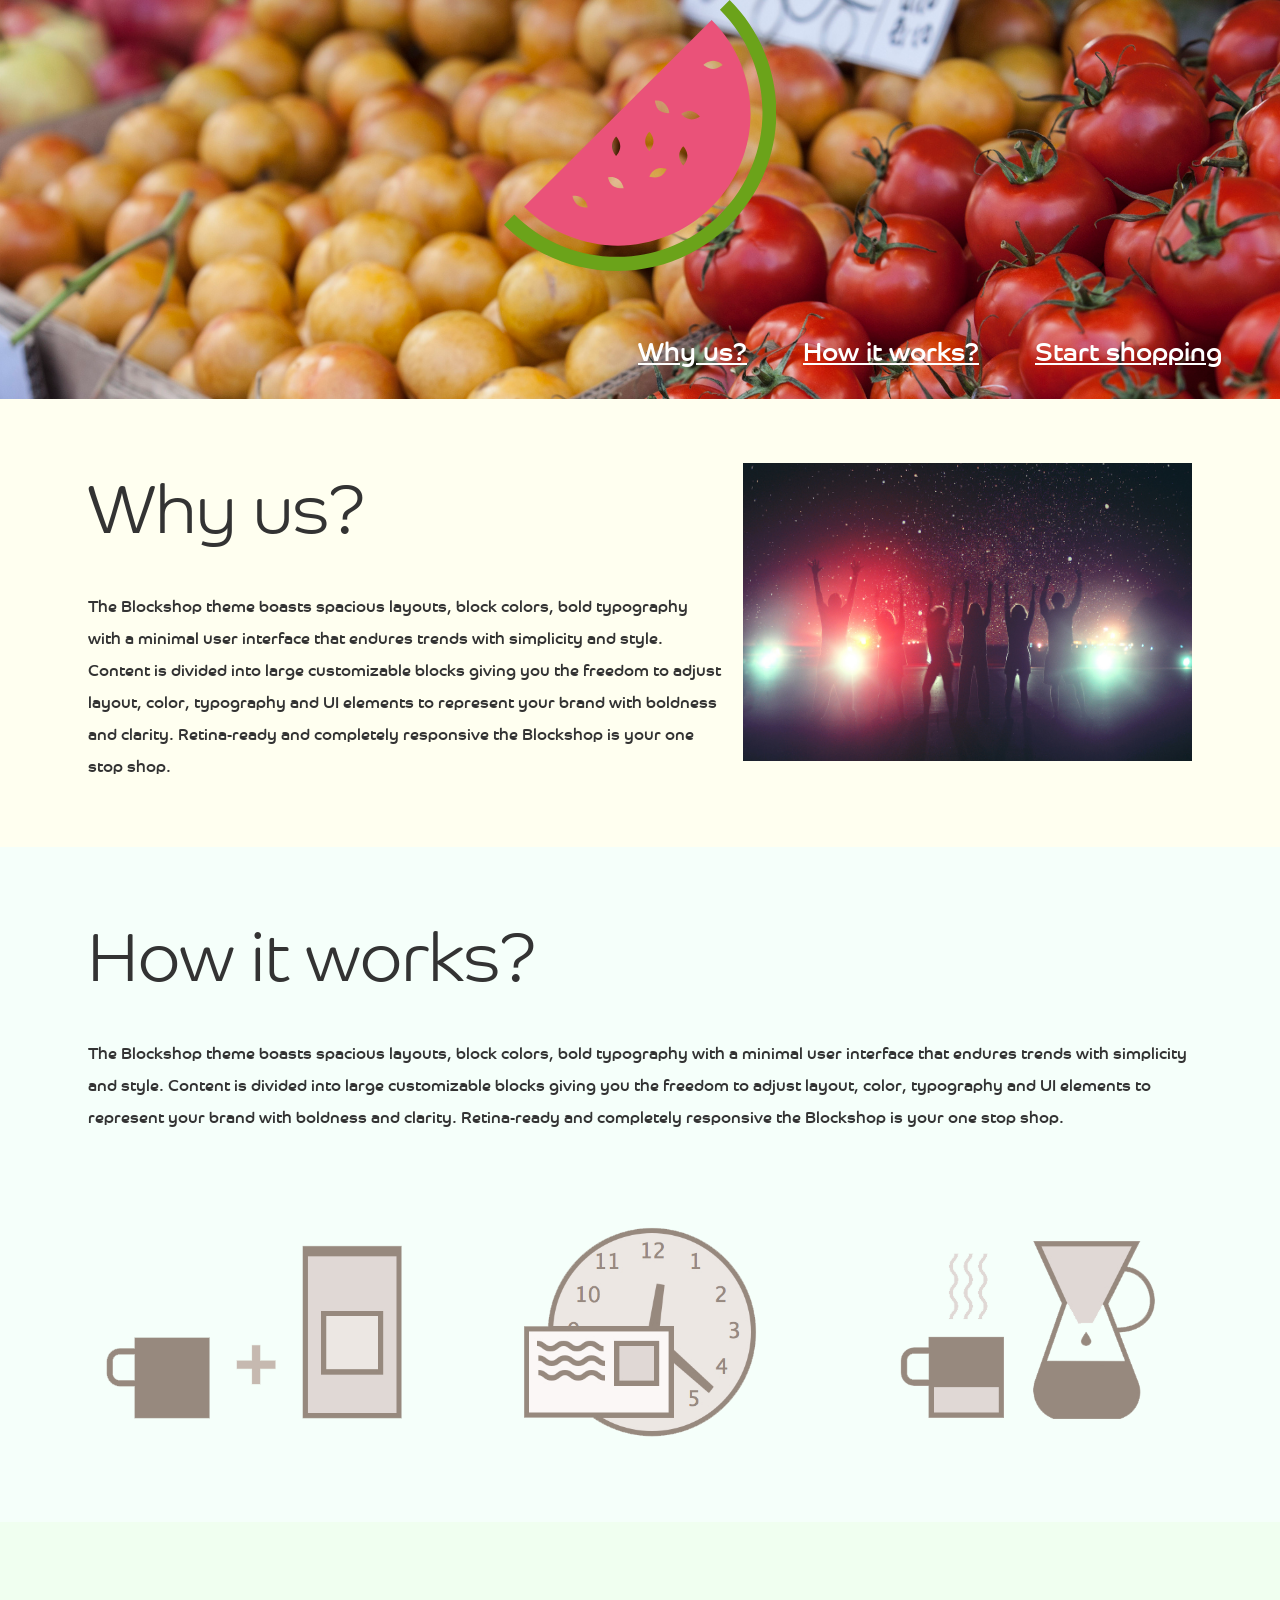
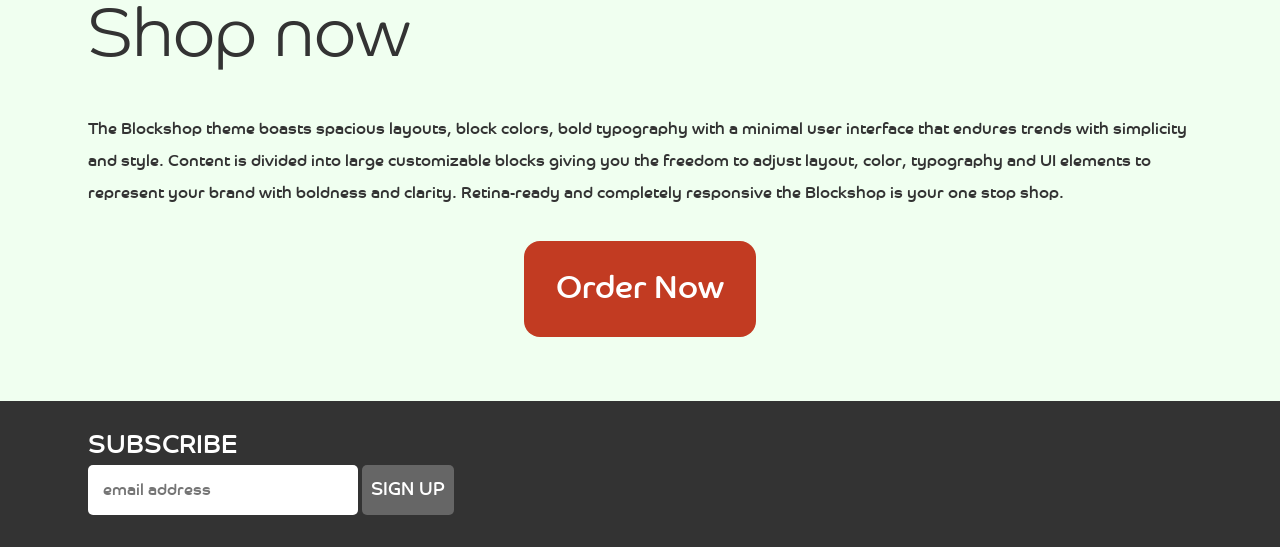
<file: index.html>
<!doctype html>
<html class="no-js" lang="">
    <head>
        <meta charset="utf-8">
        <meta http-equiv="X-UA-Compatible" content="IE=edge">
        <title></title>
        <meta name="description" content="">
        <meta name="viewport" content="width=device-width, initial-scale=1">

        <!-- Place favicon.ico and apple-touch-icon(s) in the root directory -->

        <link rel="stylesheet" href="styles/style.css">
        <script src="scripts/modernizr-2.8.0.min.js"></script>
    </head>
    <body>

        <header class="main-header main-header--with-nav">
            <div class="container">
                <h1><img src="images/logo_bisdes.svg" alt="Bisdes" /></h1>
            </div>
            <nav class="nav-primary nav-primary--with-logo">
                <div class="container">
                    <div class="logo">
                        <img src="images/logo_bisdes.svg" alt="Bisdes" />
                    </div>
                    <ul class="nav-primary__list">
                        <li>
                            <a href="#">Why us?</a>
                        </li>
                        <li>
                            <a href="#">How it works?</a>
                        </li>
                        <li>
                            <a href="#">Start shopping</a>
                        </li>
                    </ul> <!-- eo .nav-primary__list -->
                </div>
            </nav> <!-- eo .nav-primary -->
        </header> <!-- eo .main-header -->

        <main class="main-content">
            <div class="main-content__panel main-content__panel--why" id="panel-why">
                <div class="container">
                    <section class="main-content__panel__body">
                        <h2 class="alpha">Why us?</h2>
                        <p>
                            The Blockshop theme boasts spacious layouts, block colors, bold typography with a minimal user interface that endures trends with simplicity and style. Content is divided into large customizable blocks giving you the freedom to adjust layout, color, typography and UI elements to represent your brand with boldness and clarity. Retina-ready and completely responsive the Blockshop is your one stop shop.
                        </p>
                    </section> <!-- eo .main-content__panel__body -->
                    <div class="main-content__panel__extra">
                        <img src="images/img_why_1.jpg" alt="Why us" />
                    </div> <!-- eo .main-content__panel__extra -->
                </div>
            </div> <!-- eo .main-content__panel -->
            <div class="main-content__panel main-content__panel--how" id="panel-how">
                <div class="container">
                    <section class="main-content__panel__body">
                        <h2 class="alpha">How it works?</h2>
                        <p>
                            The Blockshop theme boasts spacious layouts, block colors, bold typography with a minimal user interface that endures trends with simplicity and style. Content is divided into large customizable blocks giving you the freedom to adjust layout, color, typography and UI elements to represent your brand with boldness and clarity. Retina-ready and completely responsive the Blockshop is your one stop shop.
                        </p>
                        <div class="panel-gallery">
                            <div class="panel-gallery__image">
                                <img src="images/img_how_1.png" alt="Choose your item" />
                            </div> <!-- eo .panel-gallery__image -->
                            <div class="panel-gallery__image">
                                <img src="images/img_how_2.png" alt="We deliver it to your address" />
                            </div> <!-- eo .panel-gallery__image -->
                            <div class="panel-gallery__image">
                                <img src="images/img_how_3.png" alt="You will have it within 3 hours" />
                            </div> <!-- eo .panel-gallery__image -->
                        </div> <!-- eo .panel-gallery -->
                    </section> <!-- eo .main-content__panel__body -->
                </div>
            </div> <!-- eo .main-content__panel -->
            <div class="main-content__panel main-content__panel--shop" id="panel-how">
                <div class="container">
                    <section class="main-content__panel__body">
                        <h2 class="alpha">Shop now</h2>
                        <p>
                            The Blockshop theme boasts spacious layouts, block colors, bold typography with a minimal user interface that endures trends with simplicity and style. Content is divided into large customizable blocks giving you the freedom to adjust layout, color, typography and UI elements to represent your brand with boldness and clarity. Retina-ready and completely responsive the Blockshop is your one stop shop.
                        </p>
                        <button class="btn btn--xl btn--order">Order Now</button>
                    </section> <!-- eo .main-content__panel__body -->
                </div>
            </div> <!-- eo .main-content__panel -->
        </main> <!-- eo .main-content -->

        <footer class="main-footer">
            <div class="container">
                <form action="#" method="post" class="form-subscribe">
                    <h2 class="teta">SUBSCRIBE</h4>
                    <input type="email" id="field-email" class="field field--email" placeholder="email address">
                    <button class="btn btn--submit">SIGN UP</button>
                </form>
            </div>
        </footer> <!-- eo .main-footer -->

        <script src="//ajax.googleapis.com/ajax/libs/jquery/1.11.1/jquery.min.js"></script>
        <script>window.jQuery || document.write('<script src="scripts/jquery-1.11.1.min.js"><\/script>')</script>
        <script src="scripts/waypoints.min.js"></script>
        <script src="scripts/main.js"></script>

        <!-- Google Analytics: change UA-XXXXX-X to be your site's ID. -->
        <script>
            (function(b,o,i,l,e,r){b.GoogleAnalyticsObject=l;b[l]||(b[l]=
            function(){(b[l].q=b[l].q||[]).push(arguments)});b[l].l=+new Date;
            e=o.createElement(i);r=o.getElementsByTagName(i)[0];
            e.src='//www.google-analytics.com/analytics.js';
            r.parentNode.insertBefore(e,r)}(window,document,'script','ga'));
            ga('create','UA-XXXXX-X','auto');ga('send','pageview');
        </script>
    </body>
</html>
</file>
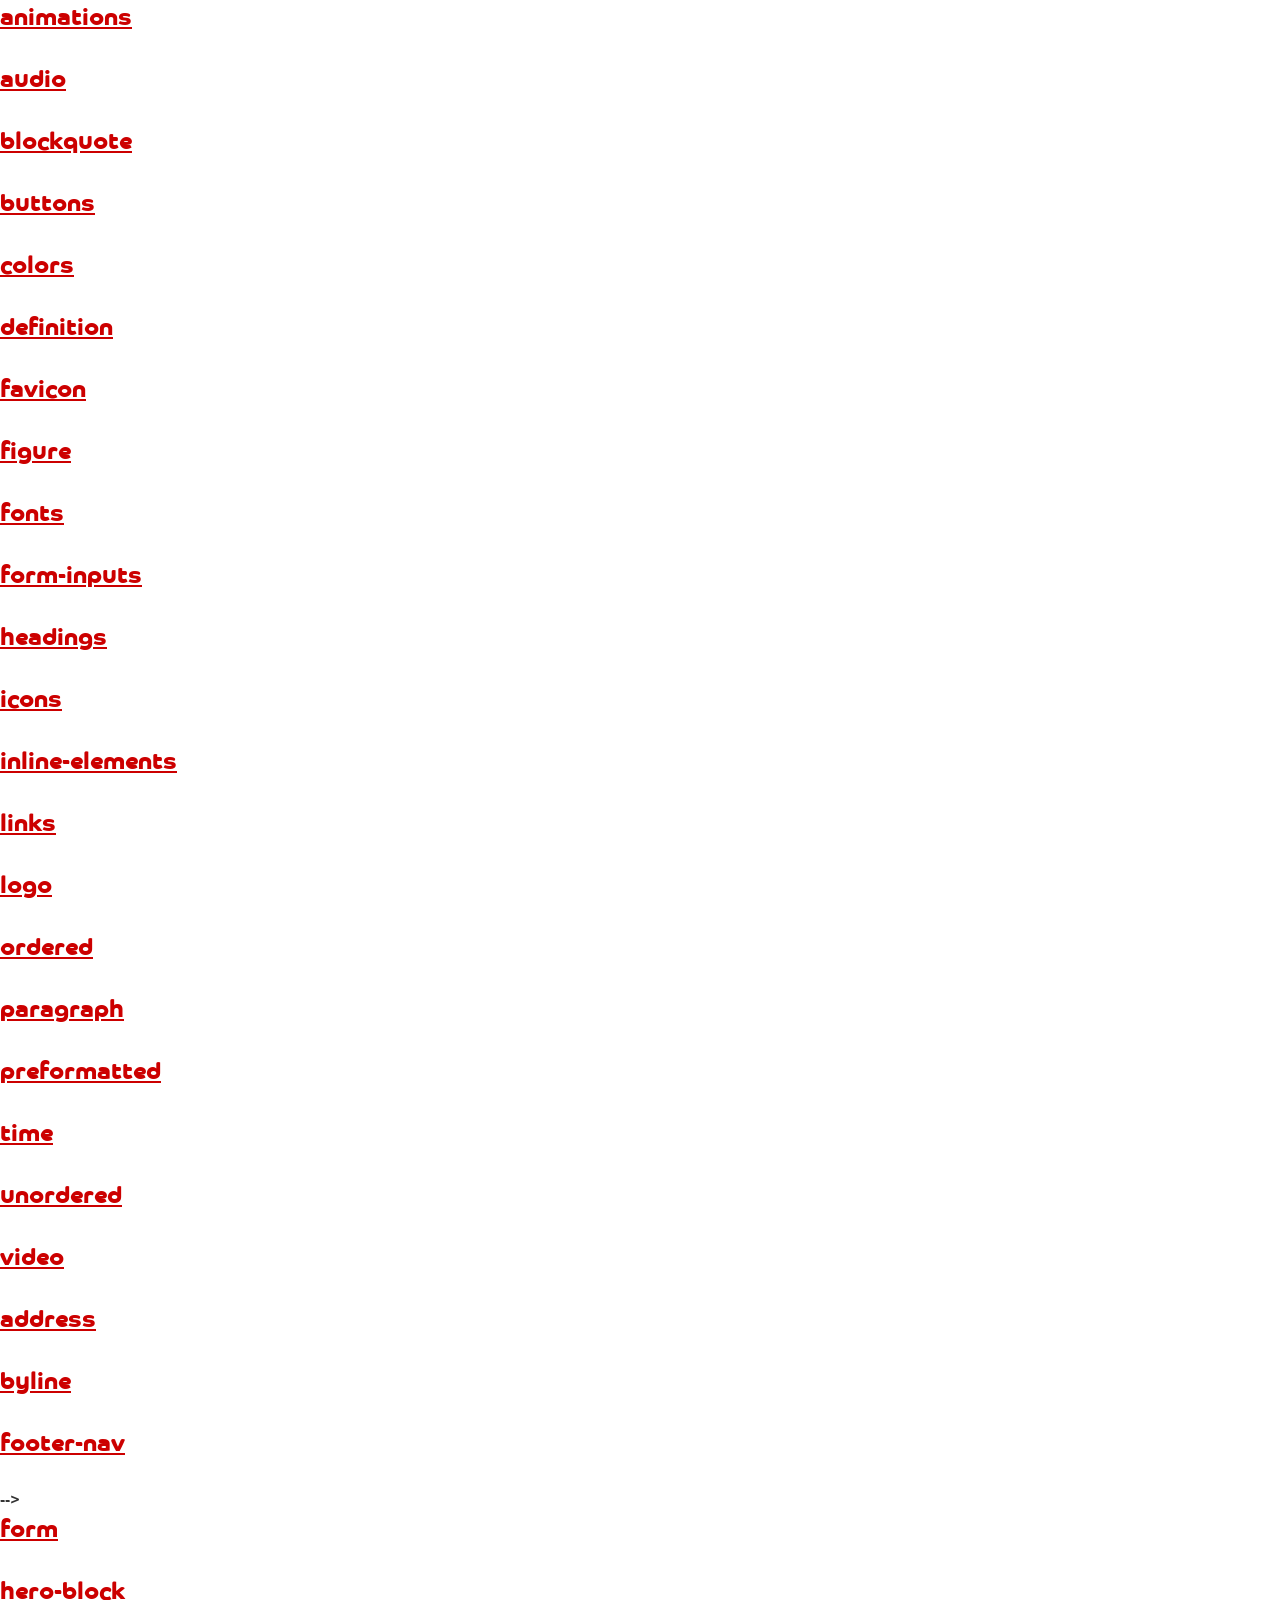
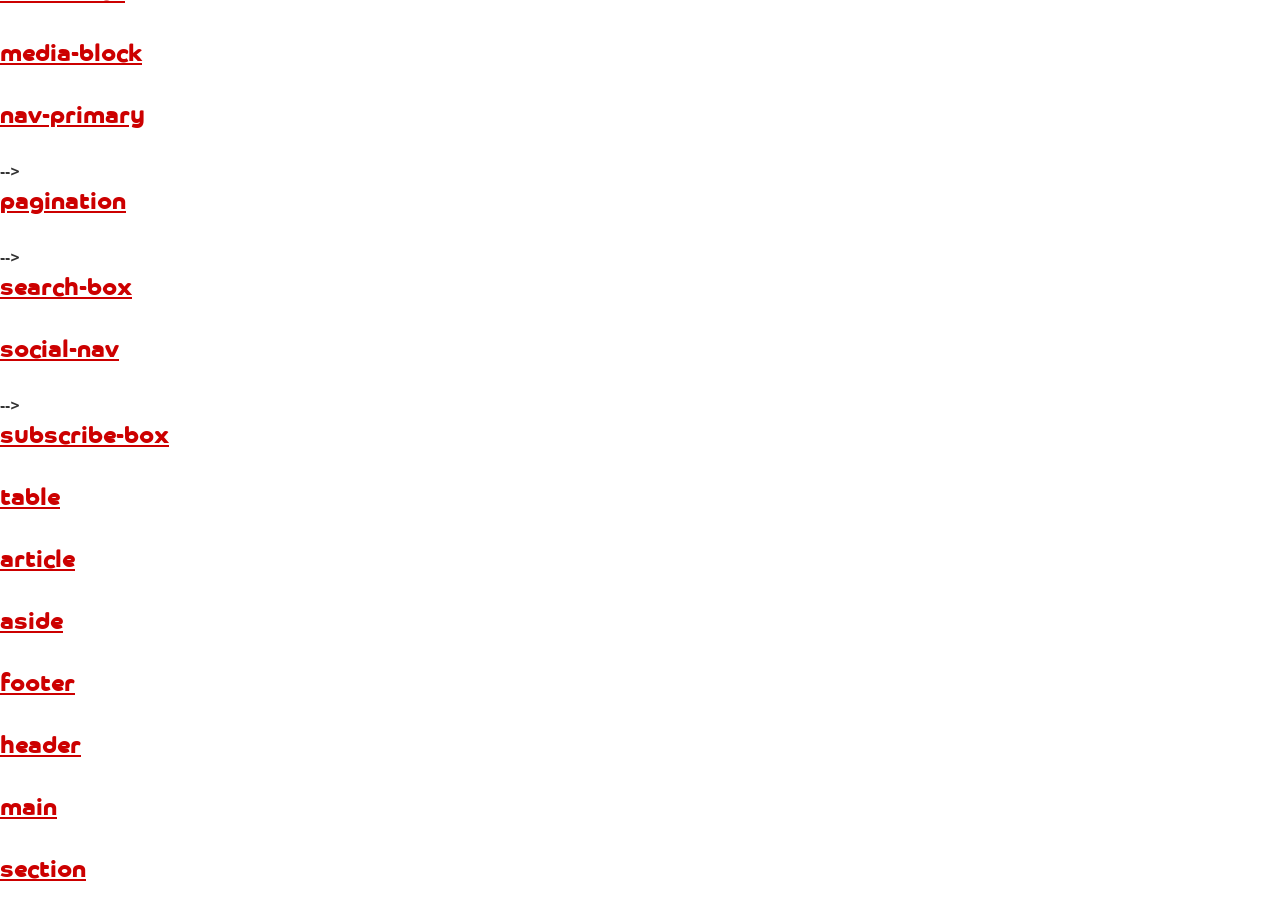
<file: styleguide.html>
<!DOCTYPE html>
<html>
<head>
    <title>Style Guide</title>
    <meta charset="UTF-8">
    <meta name="viewport" content="width=device-width" />
    <!-- <link rel="stylesheet" href="../../styleguide/styles/styleguide.css" media="all" /> -->
    <link rel="stylesheet" href="styles/style.css" media="all" />
    <link rel="stylesheet" href="styles/patternlab.css" media="all" />
</head>
<body>

<!--Style Guide Main Content-->
<div class="sg-main" role="main">

<!--Patterns-->
<div id="patterns">
        <div class="sg-pattern">
            <h2 class="sg-head sg-sub" ><a href="../../patterns/" class="patternLink" data-patternpartial="">animations</a></h2>
            
        </div>
        <div class="sg-pattern">
            <h2 class="sg-head sg-sub" ><a href="../../patterns/" class="patternLink" data-patternpartial="">audio</a></h2>
            <!--
<audio controls="controls">
   <source src="#" />
   <source src="#" />
</audio>
 -->

        </div>
        <div class="sg-pattern">
            <h2 class="sg-head sg-sub" ><a href="../../patterns/" class="patternLink" data-patternpartial="">blockquote</a></h2>
            <!--
<blockquote>
    <p>A block quotation (also known as a long quotation or extract) is a quotation in a written document, that is set off from the main text as a paragraph, or block of text, and typically distinguished visually using indentation and a different typeface or smaller size quotation.</p>
    <cite class="citation">Quote Source</cite>
</blockquote>
 -->

        </div>
        <div class="sg-pattern">
            <h2 class="sg-head sg-sub" ><a href="../../patterns/" class="patternLink" data-patternpartial="">buttons</a></h2>
            <!--
<button class="btn">
    BUTTON
</button>

<a href="#" class="btn">
    BUTTON
</a>

<a href="#" class="btn btn--submit">
    SIGN UP
</a>
 -->

        </div>
        <div class="sg-pattern">
            <h2 class="sg-head sg-sub" ><a href="../../patterns/" class="patternLink" data-patternpartial="">colors</a></h2>
            <!--
<ul class="sg-colors">
    <li>
        <span class="sg-swatch" style="background: #ff0000;"></span>
        <span class="sg-label">#f20544</span>
    </li>
    <li>
        <span class="sg-swatch" style="background: #cc0544;"></span>
        <span class="sg-label">#cc0544</span>
    </li>
    <li>
        <span class="sg-swatch" style="background: #b30544;"></span>
        <span class="sg-label">#b30544</span>
    </li>
    <li>
        <span class="sg-swatch" style="background: #f20544;"></span>
        <span class="sg-label">#f20544</span>
    </li>
    <li>
        <span class="sg-swatch" style="background: #ff3333;"></span>
        <span class="sg-label">#ff3333</span>
    </li>
    <li>
        <span class="sg-swatch" style="background: #f5f5f5;"></span>
        <span class="sg-label">#f5f5f5</span>
    </li>
    <li>
        <span class="sg-swatch" style="background: #ff9999;"></span>
        <span class="sg-label">#ff9999</span>
    </li>
    <li>
        <span class="sg-swatch" style="background: #ffffff;"></span>
        <span class="sg-label">#ffffff</span>
    </li>
    <li>
        <span class="sg-swatch" style="background: #666666;"></span>
        <span class="sg-label">#666666</span>
    </li>
    <li>
        <span class="sg-swatch" style="background: #dddddd;"></span>
        <span class="sg-label">#dddddd</span>
    </li>
    <li>
        <span class="sg-swatch" style="background: #999999;"></span>
        <span class="sg-label">#999999</span>
    </li>
    <li>
        <span class="sg-swatch" style="background: #333333;"></span>
        <span class="sg-label">#333333</span>
    </li>
    <li>
        <span class="sg-swatch" style="background: #222222;"></span>
        <span class="sg-label">#222222</span>
    </li>
</ul>
 -->

        </div>
        <div class="sg-pattern">
            <h2 class="sg-head sg-sub" ><a href="../../patterns/" class="patternLink" data-patternpartial="">definition</a></h2>
            <!--
<dl>
    <dt>Definition List</dt>
    <dd>A number of connected items or names written or printed consecutively, typically one below the other.</dd>
    <dt>This is a term.</dt>
    <dd>This is the definition of that term, which both live in a <code>dl</code>.</dd>
    <dt>Here is another term.</dt>
    <dd>And it gets a definition too, which is this line.</dd>
    <dt>Here is term that shares a definition with the term below.</dt>
    <dd>And it gets a definition too, which is this line.</dd>
</dl>
 -->

        </div>
        <div class="sg-pattern">
            <h2 class="sg-head sg-sub" ><a href="../../patterns/" class="patternLink" data-patternpartial="">favicon</a></h2>
            <!--
<img src="../../images/favicon_16x16.jpg" />
<img src="../../images/favicon_32x32.jpg" />
 -->

        </div>
        <div class="sg-pattern">
            <h2 class="sg-head sg-sub" ><a href="../../patterns/" class="patternLink" data-patternpartial="">figure</a></h2>
            <!--
<figure>
    <img src="../../figure.jpg" alt="Macaque in the trees">
    <figcaption>A cheeky macaque, Lower Kintaganban River, Borneo. Original by <a href="http://www.flickr.com/photos/rclark/">Richard Clark</a></figcaption>
</figure>
 -->

        </div>
        <div class="sg-pattern">
            <h2 class="sg-head sg-sub" ><a href="../../patterns/" class="patternLink" data-patternpartial="">fonts</a></h2>
            <!--
<p style="font-family: '';">
    "Din Light", Arial, sans-serif;
</p>
<p style="font-family: '';">
    "Din Regular", Arial, sans-serif;
</p>
<p style="font-family: '';">
    "Din Medium", Arial, sans-serif;
</p>
<p style="font-family: '';">
    "Din Bold", Arial, sans-serif;
</p>
 -->

        </div>
        <div class="sg-pattern">
            <h2 class="sg-head sg-sub" ><a href="../../patterns/" class="patternLink" data-patternpartial="">form-inputs</a></h2>
            <!--
<fieldset>
    <div class="field-row">
        <label>Error Input</label>
        <input class="is-error" type="text" placeholder="Error Text Input">
    </div>
    <div class="field-row">
        <label>Valid</label>
        <input class="is-valid" type="text" placeholder="Valid Text Input">
    </div>
    <div class="field-row">
        <label for="text">Text Input <abbr title="Required">*</abbr></label>
        <input id="text" type="text" placeholder="Text Input">
    </div>
    <div class="field-row">
        <label for="password">Password</label>
        <input id="password" type="password" placeholder="Type your Password">
    </div>
    <div class="field-row">
        <label for="webaddress">Web Address</label>
        <input id="webaddress" type="url" placeholder="http://yoursite.com">
    </div>
    <div class="field-row">
        <label for="emailaddress">Email Address</label>
        <input id="emailaddress" type="email" placeholder="name@email.com">
    </div>
    <div class="field-row">
        <label for="search">Search</label>
        <input id="search" type="search" placeholder="Enter Search Term">
    </div>
    <div class="field-row">
        <label for="text">Number Input <abbr title="Required">*</abbr></label>
        <input id="text" type="number" placeholder="Enter a Number" pattern="[0-9]*">
    </div>
    <div class="field-row">
        <label for="ir">Range input</label>
        <input type="range" id="ir" value="10">
    </div>
    <div class="field-row">
        <label for="ic">Color input</label>
        <input type="color" id="ic" value="#000000">
    </div>
    <div class="field-row">
        <label for="idd">Date input</label>
        <input type="date" id="idd" value="1970-01-01">
    </div>
    <div class="field-row">
        <label for="idm">Month input</label>
        <input type="month" id="idm" value="1970-01">
    </div>
    <div class="field-row">
        <label for="idw">Week input</label>
        <input type="week" id="idw" value="1970-W01">
    </div>
    <div class="field-row">
        <label for="idt">Datetime input</label>
        <input type="datetime" id="idt" value="1970-01-01T00:00:00Z">
    </div>
    <div class="field-row">
        <label for="idtl">Datetime-local input</label>
        <input type="datetime-local" id="idtl" value="1970-01-01T00:00">
    </div>
    <div class="field-row">
        <label for="textarea">Textarea</label>
        <textarea id="textarea" rows="8" cols="48" placeholder="Enter your message here"></textarea>
    </div>
    <div class="field-row">
        <label for="select">Select</label>
        <select id="select">
            <optgroup label="Option Group">
                <option>Option One</option>
                <option>Option Two</option>
                <option>Option Three</option>
            </optgroup>
        </select>
    </div>
    <div class="field-row">
        <legend>Checkbox <abbr title="Required">*</abbr></legend>
        <ul>
            <li><label for="checkbox1"><input id="checkbox1" name="checkbox" type="checkbox" checked="checked"> Choice A</label></li>
            <li><label for="checkbox2"><input id="checkbox2" name="checkbox" type="checkbox"> Choice B</label></li>
            <li><label for="checkbox3"><input id="checkbox3" name="checkbox" type="checkbox"> Choice C</label></li>
        </ul>
    </div>
    <div class="field-row">
        <legend>Radio</legend>
        <ul>
            <li><label for="radio1"><input id="radio1" name="radio" type="radio" class="radio" checked="checked"> Option 1</label></li>
            <li><label for="radio2"><input id="radio2" name="radio" type="radio" class="radio"> Option 2</label></li>
            <li><label for="radio3"><input id="radio3" name="radio" type="radio" class="radio"> Option 3</label></li>
        </ul>
    </div>
</fieldset>
 -->

        </div>
        <div class="sg-pattern">
            <h2 class="sg-head sg-sub" ><a href="../../patterns/" class="patternLink" data-patternpartial="">headings</a></h2>
            <!--
<h1>Heading Level 1</h1>
<h2>Heading Level 2</h2>
<h3>Heading Level 3</h3>
<h4>Heading Level 4</h4>
<h5>Heading Level 5</h5>
<h6>Heading Level 6</h6>
 -->

        </div>
        <div class="sg-pattern">
            <h2 class="sg-head sg-sub" ><a href="../../patterns/" class="patternLink" data-patternpartial="">icons</a></h2>
            <!--
<ul class="icons inline-list">
    <li class="icon-linkedin"></li>
    <li class="icon-twitter"></li>
    <li class="icon-google-plus"></li>
    <li class="icon-facebook"></li>
    <li class="icon-mail"></li>
    <li class="icon-comment"></li>
</ul>
 -->

        </div>
        <div class="sg-pattern">
            <h2 class="sg-head sg-sub" ><a href="../../patterns/" class="patternLink" data-patternpartial="">inline-elements</a></h2>
            <!--
<p><a href="#">This is a text link</a></p>

<p><strong>Strong is used to indicate strong importance</strong></p>

<p><em>This text has added emphasis</em></p>

<p>The <b>b element</b> is stylistically different text from normal text, without any special importance</p>

<p>The <i>i element</i> is text that is set off from the normal text</p>

<p>The <u>u element</u> is text with an unarticulated, though explicitly rendered, non-textual annotation</p>

<p><del>This text is deleted</del> and <ins>This text is inserted</ins></p>

<p><s>This text has a strikethrough</s></p>

<p>Superscript<sup>®</sup></p>

<p>Subscript for things like H<sub>2</sub>O</p>

<p><small>This small text is small for for fine print, etc.</small></p>

<p>Abbreviation: <abbr title="HyperText Markup Language">HTML</abbr></p>

<p>Keybord input: <kbd>Cmd</kbd></p>

<p><q cite="https://developer.mozilla.org/en-US/docs/HTML/Element/q">This text is a short inline quotation</q></p>

<p><cite>This is a citation</cite>

</p><p>The <dfn>dfn element</dfn> indicates a definition.</p>

<p>The <mark>mark element</mark> indicates a highlight</p>

<p><code>This is what inline code looks like.</code></p>

<p><samp>This is sample output from a computer program</samp></p>

<p>The <var>variarble element</var>, such as <var>x</var> = <var>y</var></p>
 -->

        </div>
        <div class="sg-pattern">
            <h2 class="sg-head sg-sub" ><a href="../../patterns/" class="patternLink" data-patternpartial="">links</a></h2>
            <!--
<a href="#">This is a link</a>
 -->

        </div>
        <div class="sg-pattern">
            <h2 class="sg-head sg-sub" ><a href="../../patterns/" class="patternLink" data-patternpartial="">logo</a></h2>
            <!--
<img src="../../images/logo.png" class="logo" alt="Logo Alt Text" />
 -->

        </div>
        <div class="sg-pattern">
            <h2 class="sg-head sg-sub" ><a href="../../patterns/" class="patternLink" data-patternpartial="">ordered</a></h2>
            <!--
<ol>
    <li>This is a list item in an ordered list</li>
    <li>An ordered list is a list in which the sequence of items is important. An ordered list does not necessarily contain sequence characters.</li>
    <li>
        Lists can be nested inside of each other
        <ol>
            <li>This is a nested list item</li>
            <li>This is another nested list item in an ordered list</li>
        </ol>
    </li>
    <li>This is the last list item</li>
</ol>
 -->

        </div>
        <div class="sg-pattern">
            <h2 class="sg-head sg-sub" ><a href="../../patterns/" class="patternLink" data-patternpartial="">paragraph</a></h2>
            <!--
<p>
    Lorem ipsum dolor sit amet, consectetur adipisicing elit, sed do eiusmod
    tempor incididunt ut labore et dolore magna aliqua. Ut enim ad minim veniam,
    quis nostrud exercitation ullamco laboris nisi ut aliquip ex ea commodo
    consequat. Duis aute irure dolor in reprehenderit in voluptate velit esse
    cillum dolore eu fugiat nulla pariatur. Excepteur sint occaecat cupidatat non
    proident, sunt in culpa qui officia deserunt mollit anim id est laborum.
</p>
 -->

        </div>
        <div class="sg-pattern">
            <h2 class="sg-head sg-sub" ><a href="../../patterns/" class="patternLink" data-patternpartial="">preformatted</a></h2>
            <!--
<pre>
P R E F O R M A T T E D T E X T
! " # $ % &amp; ' ( ) * + , - . /
0 1 2 3 4 5 6 7 8 9 : ; &lt; = &gt; ?
@ A B C D E F G H I J K L M N O
P Q R S T U V W X Y Z [ \ ] ^ _
` a b c d e f g h i j k l m n o
p q r s t u v w x y z { | } ~
</pre>
 -->

        </div>
        <div class="sg-pattern">
            <h2 class="sg-head sg-sub" ><a href="../../patterns/" class="patternLink" data-patternpartial="">time</a></h2>
            <!--
<time datetime="2013-04-06T12:32+00:00">2 weeks ago</time>
 -->

        </div>
        <div class="sg-pattern">
            <h2 class="sg-head sg-sub" ><a href="../../patterns/" class="patternLink" data-patternpartial="">unordered</a></h2>
            <!--
<ul>
    <li>This is a list item in an unordered list</li>
    <li>An unordered list is a list in which the sequence of items is not important. Sometimes, an unordered list is a bulleted list. And this is a long list item in an unordered list that can wrap onto a new line. </li>
    <li>
        Lists can be nested inside of each other
        <ul>
            <li>This is a nested list item</li>
            <li>This is another nested list item in an unordered list</li>
        </ul>
    </li>
    <li>This is the last list item</li>
</ul>
 -->

        </div>
        <div class="sg-pattern">
            <h2 class="sg-head sg-sub" ><a href="../../patterns/" class="patternLink" data-patternpartial="">video</a></h2>
            <!--
<video width="640" height="360" controls="">
    <source src="#" type="video/mp4">
    <source src="#" type="video/webm">
    <source src="#" type="video/ogg">
    <img src="" width="640" height="360" alt="Big Buck Bunny" title="No video playback capabilities, please download">
</video>
 -->

        </div>
        <div class="sg-pattern">
            <h2 class="sg-head sg-sub" ><a href="../../patterns/" class="patternLink" data-patternpartial="">address</a></h2>
            
        </div>
        <div class="sg-pattern">
            <h2 class="sg-head sg-sub" ><a href="../../patterns/" class="patternLink" data-patternpartial="">byline</a></h2>
            <!--
<p class="byline">
    by <a href="#">xxx</a> on <time datetime="2013-04-06T12:32+00:00">June 3rd</time>
</p>
 -->

        </div>
        <div class="sg-pattern">
            <h2 class="sg-head sg-sub" ><a href="../../patterns/" class="patternLink" data-patternpartial="">footer-nav</a></h2>
            <!--
<ul class="nav--footer">
    <li>
        <a href="#">xxx</a>
    </li>
    <li>
        <a href="#">yyy</a>
    </li>
</ul> <!-- eo .nav--footer -->
 -->

        </div>
        <div class="sg-pattern">
            <h2 class="sg-head sg-sub" ><a href="../../patterns/" class="patternLink" data-patternpartial="">form</a></h2>
            
        </div>
        <div class="sg-pattern">
            <h2 class="sg-head sg-sub" ><a href="../../patterns/" class="patternLink" data-patternpartial="">hero-block</a></h2>
            <!--
<div class="hero-block">
    <img src="../../profile.jpg" alt="me" class="hero-block__image" />
    <p class="hero-block__content">
        xxx
    </p>
</div>
 -->

        </div>
        <div class="sg-pattern">
            <h2 class="sg-head sg-sub" ><a href="../../patterns/" class="patternLink" data-patternpartial="">media-block</a></h2>
            <!--
<div class="media-object">
    <a href="#" class="media-object__image">
        <img src="../../profile.jpg" alt="me" />
    </a>

    <p class="media-object__content">
        xxx
    </p>
</div>
 -->

        </div>
        <div class="sg-pattern">
            <h2 class="sg-head sg-sub" ><a href="../../patterns/" class="patternLink" data-patternpartial="">nav-primary</a></h2>
            <!--
<nav class="nav-primary">
    <label class="btn btn--category" for="open-menu">
        TOPICS
    </label>
    <input type="checkbox" id="open-menu" name="open-menu" />
    <ul class="nav-primary__list">
        <li>
            <a href="#">aaa</a>
        </li>
        <li>
            <a href="#">bbb</a>
        </li>
        <li>
            <a href="#">ccc</a>
        </li>
        <li>
            <a href="#">ddd</a>
        </li>
        <li>
            <a href="#">eee</a>
        </li>
        <li>
            <a href="#">fff</a>
        </li>
    </ul> <!-- eo .nav-primary__list -->
</nav> <!-- eo .nav-primary -->
 -->

        </div>
        <div class="sg-pattern">
            <h2 class="sg-head sg-sub" ><a href="../../patterns/" class="patternLink" data-patternpartial="">pagination</a></h2>
            <!--
<ol class="nav--pagination">
    <li class="current"><a href="#">1</a></li>
    <li><a href="#">2</a></li>
    <li><a href="#">3</a></li>
    <li><a href="#">4</a></li>
    <li><a href="#">5</a></li>
    <li><a href="#">6</a></li>
    <li><a href="#">7</a></li>
</ol> <!-- eo .nav--pagination -->
 -->

        </div>
        <div class="sg-pattern">
            <h2 class="sg-head sg-sub" ><a href="../../patterns/" class="patternLink" data-patternpartial="">search-box</a></h2>
            <!--
<form action="#" method="post" class="form--search">
    <div class="field-row">
        <label for="field-search">SEARCH</label>
        <input type="search" id="field-search" />
        <button class="btn btn--submit">SEARCH</button>
    </div>
</form>
 -->

        </div>
        <div class="sg-pattern">
            <h2 class="sg-head sg-sub" ><a href="../../patterns/" class="patternLink" data-patternpartial="">social-nav</a></h2>
            <!--
<ul class="nav--social">
    <li>
        <a href="#" class="btn btn--social">
            <i class="icon-linkedin"></i>
        </a>
    </li>
    <li>
        <a href="#" class="btn btn--social">
            <i class="icon-twitter"></i>
        </a>
    </li>
    <li>
        <a href="#" class="btn btn--social">
            <i class="icon-googleplus"></i>
        </a>
    </li>
    <li>
        <a href="#" class="btn btn--social">
            <i class="icon-facebook"></i>
        </a>
    </li>
</ul> <!-- eo .nav--social -->
 -->

        </div>
        <div class="sg-pattern">
            <h2 class="sg-head sg-sub" ><a href="../../patterns/" class="patternLink" data-patternpartial="">subscribe-box</a></h2>
            <!--
<form action="#" method="post" class="form--subscribe">
    <div class="field-row">
        <label for="field-email"><i class="icon-mail"></i>SUBSCRIBE TO B4T</label>
        <input type="email" id="field-email" placeholder="Sign up with your email address" />
        <button class="btn btn--submit">SIGN UP</button>
    </div>
</form>
 -->

        </div>
        <div class="sg-pattern">
            <h2 class="sg-head sg-sub" ><a href="../../patterns/" class="patternLink" data-patternpartial="">table</a></h2>
            <!--
<table>
    <thead>
        <tr>
            <th>Table Heading 1</th>
            <th>Table Heading 2</th>
            <th>Table Heading 3</th>
            <th>Table Heading 3</th>
            <th>Table Heading 4</th>
        </tr>
    </thead>
    <tfoot>
        <tr>
            <th>Table Footer 1</th>
            <th>Table Footer 2</th>
            <th>Table Footer 3</th>
            <th>Table Footer 3</th>
            <th>Table Footer 4</th>
        </tr>
    </tfoot>
    <tbody>
        <tr>
            <td>Table Cell 1</td>
            <td>Table Cell 2</td>
            <td>Table Cell 3</td>
            <td>Table Cell 4</td>
            <td>Table Cell 5</td>
        </tr>
        <tr>
            <td>Table Cell 1</td>
            <td>Table Cell 2</td>
            <td>Table Cell 3</td>
            <td>Table Cell 4</td>
            <td>Table Cell 5</td>
        </tr>
        <tr>
            <td>Table Cell 1</td>
            <td>Table Cell 2</td>
            <td>Table Cell 3</td>
            <td>Table Cell 4</td>
            <td>Table Cell 5</td>
        </tr>
        <tr>
            <td>Table Cell 1</td>
            <td>Table Cell 2</td>
            <td>Table Cell 3</td>
            <td>Table Cell 4</td>
            <td>Table Cell 5</td>
        </tr>
    </tbody>
</table>
 -->

        </div>
        <div class="sg-pattern">
            <h2 class="sg-head sg-sub" ><a href="../../patterns/" class="patternLink" data-patternpartial="">article</a></h2>
            <!--
<article>
    <p class="intro">The intro text may be a lead-in to the passage of text, or it may just be used to create a visual distinction between the rest of the passage of text.</p>
    <p>
        Lorem ipsum dolor sit amet, consectetur adipisicing elit. Nostrum, placeat, ex quia dolorem voluptas magnam tempore nisi totam labore autem. Aliquam voluptas numquam ullam vero perferendis ab recusandae temporibus quaerat.
    </p>
    <blockquote class="pullquote">
        <p>A pull quote is a quotation or excerpt from an article</p>
    </blockquote>
</article>
 -->

        </div>
        <div class="sg-pattern">
            <h2 class="sg-head sg-sub" ><a href="../../patterns/" class="patternLink" data-patternpartial="">aside</a></h2>
            
        </div>
        <div class="sg-pattern">
            <h2 class="sg-head sg-sub" ><a href="../../patterns/" class="patternLink" data-patternpartial="">footer</a></h2>
            
        </div>
        <div class="sg-pattern">
            <h2 class="sg-head sg-sub" ><a href="../../patterns/" class="patternLink" data-patternpartial="">header</a></h2>
            
        </div>
        <div class="sg-pattern">
            <h2 class="sg-head sg-sub" ><a href="../../patterns/" class="patternLink" data-patternpartial="">main</a></h2>
            
        </div>
        <div class="sg-pattern">
            <h2 class="sg-head sg-sub" ><a href="../../patterns/" class="patternLink" data-patternpartial="">section</a></h2>
            
        </div>
</div> <!--end #patterns-->
</div><!--End Style Guide Main Content-->
<script>

    // alert the iframe parent that the pattern has loaded. for page follow.
    if (self != top) {
        var targetOrigin = (window.location.protocol == "file:") ? "*" : window.location.protocol+"//"+window.location.host;
        parent.postMessage( { "patternpartial": "all", "path": window.location.toString() }, targetOrigin);
    }

    // if there are clicks on the iframe make sure the nav in the iframe parent closes
    var body = document.getElementsByTagName("body");
    body[0].onclick = function() {
        var targetOrigin = (window.location.protocol == "file:") ? "*" : window.location.protocol+"//"+window.location.host;
        parent.postMessage( { "bodyclick": "bodyclick" }, targetOrigin)
    };

    // find all links and add an onclick handler for replacing the iframe address so the history works
    if (self != top) {
        var aTags = document.getElementsByTagName("a");
        for (a in aTags) {
            aTags[a].onclick = function(e) {
                e.preventDefault();
                window.location.replace(this.getAttribute("href"));
            };
        }
    }

    // watch the iframe source so that it can be sent back to everyone else.
    function receiveIframeMessage(event) {

        // does the origin sending the message match the current host? if not dev/null the request
        if ((window.location.protocol != "file:") && (event.origin !== window.location.protocol+"//"+window.location.host)) {
            return;
        }

        if (event.data.path != undefined) {
            var path = window.location.protocol+"//"+window.location.host+window.location.pathname.replace("styleguide\/html\/styleguide.html","")+event.data.path;
            window.location.replace(path);
        } else if (event.data.reload != undefined) {
            window.location.reload();
        }

    }
    window.addEventListener("message", receiveIframeMessage, false);
</script>
</body>
</html>
</file>
<file: styles/style.css>
.container:after,.container:before,.media-object:after,.media-object:before,.panel-gallery:after,.panel-gallery:before{display:table;content:"";line-height:0}.container:after,.media-object:after,.panel-gallery:after{clear:both}.pull-left{float:left}.pull-right{float:right}/*! normalize.css v2.1.2 | MIT License | git.io/normalize */article,aside,details,figcaption,figure,footer,header,hgroup,main,nav,section,summary{display:block}audio,canvas,video{display:inline-block}audio:not([controls]){display:none;height:0}[hidden],template{display:none}html{font-family:sans-serif;-ms-text-size-adjust:100%;-webkit-text-size-adjust:100%}body{margin:0}a{background:0 0}a:focus{outline:dotted thin}a:active,a:hover{outline:0}h1,h2,h3,h4,h5,h6{margin:0;line-height:inherit}abbr[title]{border-bottom:1px dotted}b,strong{font-weight:700}hr{-moz-box-sizing:content-box;-webkit-box-sizing:content-box;box-sizing:content-box;height:0}mark{background:#ff0;color:#000}code,kbd,pre,samp{font-family:monospace,serif;font-size:1em}pre{white-space:pre-wrap}q{quotes:"\201C" "\201D" "\2018" "\2019"}small{font-size:80%}sub,sup{font-size:75%;line-height:0;position:relative;vertical-align:baseline}sup{top:-.5em}sub{bottom:-.25em}img{max-width:100%;border:0}svg:not(:root){overflow:hidden}figure{margin:0}fieldset{border:1px solid silver;margin:0 2px;padding:.35em .625em .75em}legend{border:0;padding:0}button,input,select,textarea{font-family:inherit;font-size:100%;margin:0}button,input{line-height:normal}button,select{text-transform:none}button,html input[type=button],input[type=reset],input[type=submit]{-webkit-appearance:button;cursor:pointer}button[disabled],html input[disabled]{cursor:default}input[type=checkbox],input[type=radio]{-webkit-box-sizing:border-box;-moz-box-sizing:border-box;box-sizing:border-box;padding:0}input[type=search]{-webkit-appearance:textfield;-moz-box-sizing:content-box;-webkit-box-sizing:content-box;box-sizing:content-box}input[type=search]::-webkit-search-cancel-button,input[type=search]::-webkit-search-decoration{-webkit-appearance:none}button::-moz-focus-inner,input::-moz-focus-inner{border:0;padding:0}textarea{overflow:auto;vertical-align:top}table{border-collapse:collapse;border-spacing:0}ul{padding:0;margin-bottom:0;margin-top:0;list-style-type:none}dd{margin:0}*,::after,::before{-webkit-box-sizing:border-box;-moz-box-sizing:border-box;box-sizing:border-box}@font-face{font-family:'Co Headline';src:url(../fonts/CoHeadline_Std_Rg.eot);src:url(../fonts/CoHeadline_Std_Rg.eot?#iefix) format("embedded-opentype"),url(../fonts/CoHeadline_Std_Rg.woff) format("woff"),url(../fonts/CoHeadline_Std_Rg.ttf) format("truetype"),url(../fonts/CoHeadline_Std_Rg.svg#78740fc039d6030dda435ca3ca4735b2) format("svg");font-style:normal;font-weight:400}@font-face{font-family:'Co Headline Light';src:url(../fonts/CoHeadline_Std_Lt.eot);src:url(../fonts/CoHeadline_Std_Lt.eot?#iefix) format("embedded-opentype"),url(../fonts/CoHeadline_Std_Lt.woff) format("woff"),url(../fonts/CoHeadline_Std_Lt.ttf) format("truetype"),url(../fonts/CoHeadline_Std_Lt.svg#c89f1fda220c0c13c57cc2dac8af8bdf) format("svg");font-style:normal;font-weight:200}@font-face{font-family:'Co Headline';src:url(../fonts/CoHeadline_Std_Bd.eot);src:url(../fonts/CoHeadline_Std_Bd.eot?#iefix) format("embedded-opentype"),url(../fonts/CoHeadline_Std_Bd.woff) format("woff"),url(../fonts/CoHeadline_Std_Bd.ttf) format("truetype"),url(../fonts/CoHeadline_Std_Bd.svg#177370fcbd5ff2f0457311266b26303a) format("svg");font-style:normal;font-weight:700}body{color:#333;font-family:"Co Headline",arial,sans-serif;font-size:100%;line-height:1.5}a{color:#ffb347}a:focus,a:hover{color:#333}.alpha,h1{font-size:4.23581em}.beta,h2{margin-bottom:26px;font-size:3.5em}.gamma,h3{font-size:2.61794em}.delta,h4{font-size:2.16319em}.teta,h5{font-size:1.618em}.zeta,h6{font-size:1.33694em}p{margin:0 0 32px;line-height:32px}ol{padding-left:1.3em}form .field-row{margin-bottom:5px}form .field-row__label{display:block}form .field-row__input{display:inline-block;font-family:'Co Headline Light';font-weight:200}.form-subscribe .field--email{height:50px;padding:0 15px;width:270px;color:#999;border:none;border-radius:5px;line-height:50px}.nav-primary{-webkit-transition:background-color .5s ease-in-out;transition:background-color .5s ease-in-out}.nav-primary .container{padding:0 2em;max-width:89em;margin-left:auto;margin-right:auto}@media (min-width:50em){.nav-primary .container{padding:0 2em;max-width:89em;margin-left:auto;margin-right:auto}.nav-primary .container:after{content:" ";display:block;clear:both}}.nav-primary .container:after{content:" ";display:block;clear:both}.nav-primary .logo{opacity:0;-webkit-transition:opacity .5s ease-in-out;transition:opacity .5s ease-in-out}.nav-primary--fixed.nav-primary--with-logo .logo{opacity:1}.nav-primary__list{float:right}.nav-primary__list li{display:inline-block}.nav-primary__list li a{display:block;height:100%;padding:1em;width:100%;color:#fff;-webkit-transition:color .3s ease-in-out,background-color .3s ease-in-out;transition:color .3s ease-in-out,background-color .3s ease-in-out;font-size:1.625em}.nav-primary__list li a.active,.nav-primary__list li a:focus,.nav-primary__list li a:hover{background-color:#fff;color:#03c03c}.btn{display:inline-block;padding:.5em;background-color:#fff;border:0;color:#333;cursor:pointer;line-height:1;text-align:center}.btn--disabled{background-color:#f9f9f9;color:#ddd}.btn--small{font-size:.875em}.btn--large{padding:.5em;font-size:1.125em}.btn--xl{padding:1em;font-size:2em}.btn--order{display:block;margin:0 auto 32px;background-color:#c23b22;border-radius:.5em;color:#fff}.btn--submit{height:50px;background-color:#666;border-radius:5px;color:#fff;font-size:1.125em}.btn--submit:hover{background-color:#999}.caption{display:block;padding:2em;background-color:#333;color:#fff}.social-links li{display:inline}.media-object__image{float:left;margin-right:3%;width:27%}.media-object__content{float:right;width:70%}.flexslider{margin:0;padding:0;position:relative}.flexslider .slides{margin:0;padding:0;list-style:none}.flexslider .slides li{display:none;-webkit-backface-visibility:hidden}.flexslider .slides img{display:block;width:100%}.flex-control-nav{bottom:0;left:0;position:absolute;right:0;text-align:center}.flex-control-nav li{display:inline-block;margin:0 6px;zoom:1}.flex-control-nav a{display:block;height:11px;width:11px;background:#666;background:rgba(0,0,0,.5);border-radius:20px;-webkit-box-shadow:inset 0 0 3px rgba(0,0,0,.3);box-shadow:inset 0 0 3px rgba(0,0,0,.3);cursor:pointer;text-indent:-9999px}.flex-control-nav a:hover{background:#333;background:rgba(0,0,0,.7)}.flex-control-nav a.flex-active{background:#000;background:rgba(0,0,0,.9);cursor:default}.flex-direction-nav a{display:block;height:60px;margin:-20px 0 0;overflow:hidden;position:absolute;top:50%;width:40px;z-index:10;color:rgba(0,0,0,.8);cursor:pointer;opacity:.1;text-shadow:1px 1px 0 rgba(255,255,255,.3);-webkit-transition:all .3s ease;transition:all .3s ease}.flex-direction-nav a:hover{opacity:1}.flex-direction-nav .flex-next::before,.flex-direction-nav .flex-prev::before{display:inline-block;font-family:icomoon;font-size:2.5em}.flex-direction-nav .flex-prev{left:0}.flex-direction-nav .flex-prev::before{content:'\e604'}.flex-direction-nav .flex-next{right:0;text-align:right}.flex-direction-nav .flex-next::before{content:'\e605'}.flex-direction-nav .flex-disabled{cursor:default;filter:alpha(opacity=0);opacity:0}.no-js .flexslider .slides li:first-child{display:block}.container{padding:0 2em;max-width:73em;margin-left:auto;margin-right:auto}@media (min-width:20em){.container{padding:0 1em;max-width:20em;margin-left:auto;margin-right:auto}.container:after{content:" ";display:block;clear:both}}@media (min-width:46.8em){.container{padding:0 1em;max-width:46.8em;margin-left:auto;margin-right:auto}.container:after{content:" ";display:block;clear:both}}@media (min-width:50em){.container{padding:0 2em;max-width:50em;margin-left:auto;margin-right:auto}.container:after{content:" ";display:block;clear:both}}@media (min-width:73em){.container{padding:0 2em;max-width:73em;margin-left:auto;margin-right:auto}.container:after{content:" ";display:block;clear:both}}.container:after{content:" ";display:block;clear:both}.main-header{padding-bottom:10%;background-attachment:fixed;background-image:url(../images/bg_header_2.jpg);background-position:50% 50%;-webkit-background-size:cover;background-size:cover}.main-header h1{height:4em;margin:0 auto;width:4em}.main-header--with-nav{position:relative}.main-header--with-nav .nav-primary{bottom:0;left:0;position:absolute;right:0}.main-header--with-nav .nav-primary--fixed{bottom:auto;position:fixed;top:0;background-color:#000;background-color:rgba(0,0,0,.7)}.main-header--with-nav .nav-primary--with-logo .logo{float:left;height:60px;padding:15px 0 16px;width:60px}.main-content h2{font-family:'Co Headline Light';font-weight:200}.main-content__panel{overflow:hidden;padding:64px 0 32px}.main-content__panel--why{background-color:ivory}.main-content__panel--why .main-content__panel__body{width:57.62712%;float:left;margin-right:1.69492%}@media (min-width:20em){.main-content__panel--why .main-content__panel__body{width:100%;float:left;margin-left:0;margin-right:0}}@media (min-width:46.8em){.main-content__panel--why .main-content__panel__body{width:48.71795%;float:left;margin-right:2.5641%}}@media (min-width:50em){.main-content__panel--why .main-content__panel__body{width:59.18367%;float:left;margin-right:2.04082%}}@media (min-width:73em){.main-content__panel--why .main-content__panel__body{width:57.62712%;float:left;margin-right:1.69492%}}.main-content__panel--why .main-content__panel__extra{width:40.67797%;float:right;margin-right:0}@media (min-width:20em){.main-content__panel--why .main-content__panel__extra{width:100%;float:left;margin-left:0;margin-right:0}}@media (min-width:46.8em){.main-content__panel--why .main-content__panel__extra{width:48.71795%;float:right;margin-right:0}}@media (min-width:50em){.main-content__panel--why .main-content__panel__extra{width:38.77551%;float:right;margin-right:0}}@media (min-width:73em){.main-content__panel--why .main-content__panel__extra{width:40.67797%;float:right;margin-right:0}}.main-content__panel--how{background-color:#f5fffa}.main-content__panel--shop{background-color:#f0fff0}.panel-gallery{margin-bottom:32px}.panel-gallery .panel-gallery__image{float:left;margin-left:5%;width:30%}@media (min-width:20em){.panel-gallery .panel-gallery__image{float:none;margin-left:0;width:100%}}@media (min-width:46.8em){.panel-gallery .panel-gallery__image{float:left;margin-left:5%;width:30%}}.panel-gallery .panel-gallery__image:first-child{margin-left:0}.main-footer{padding:32px 0;background-color:#333}.main-footer h2{margin-bottom:6px;color:#fff;line-height:1;font-weight:400}
</file>
<file: styles/patternlab.css>
.sg-main{margin:0 auto;width:100%}.sg-colors li{display:inline-block;margin-bottom:10px;padding:1% 0;width:100px;border:1px solid;text-align:center}.sg-colors .sg-swatch{display:block;margin:0 auto;padding-bottom:20%;width:80%}.sg-head,.sg-head a{color:#c00}.sg-head{font-size:1.5em}
</file>
